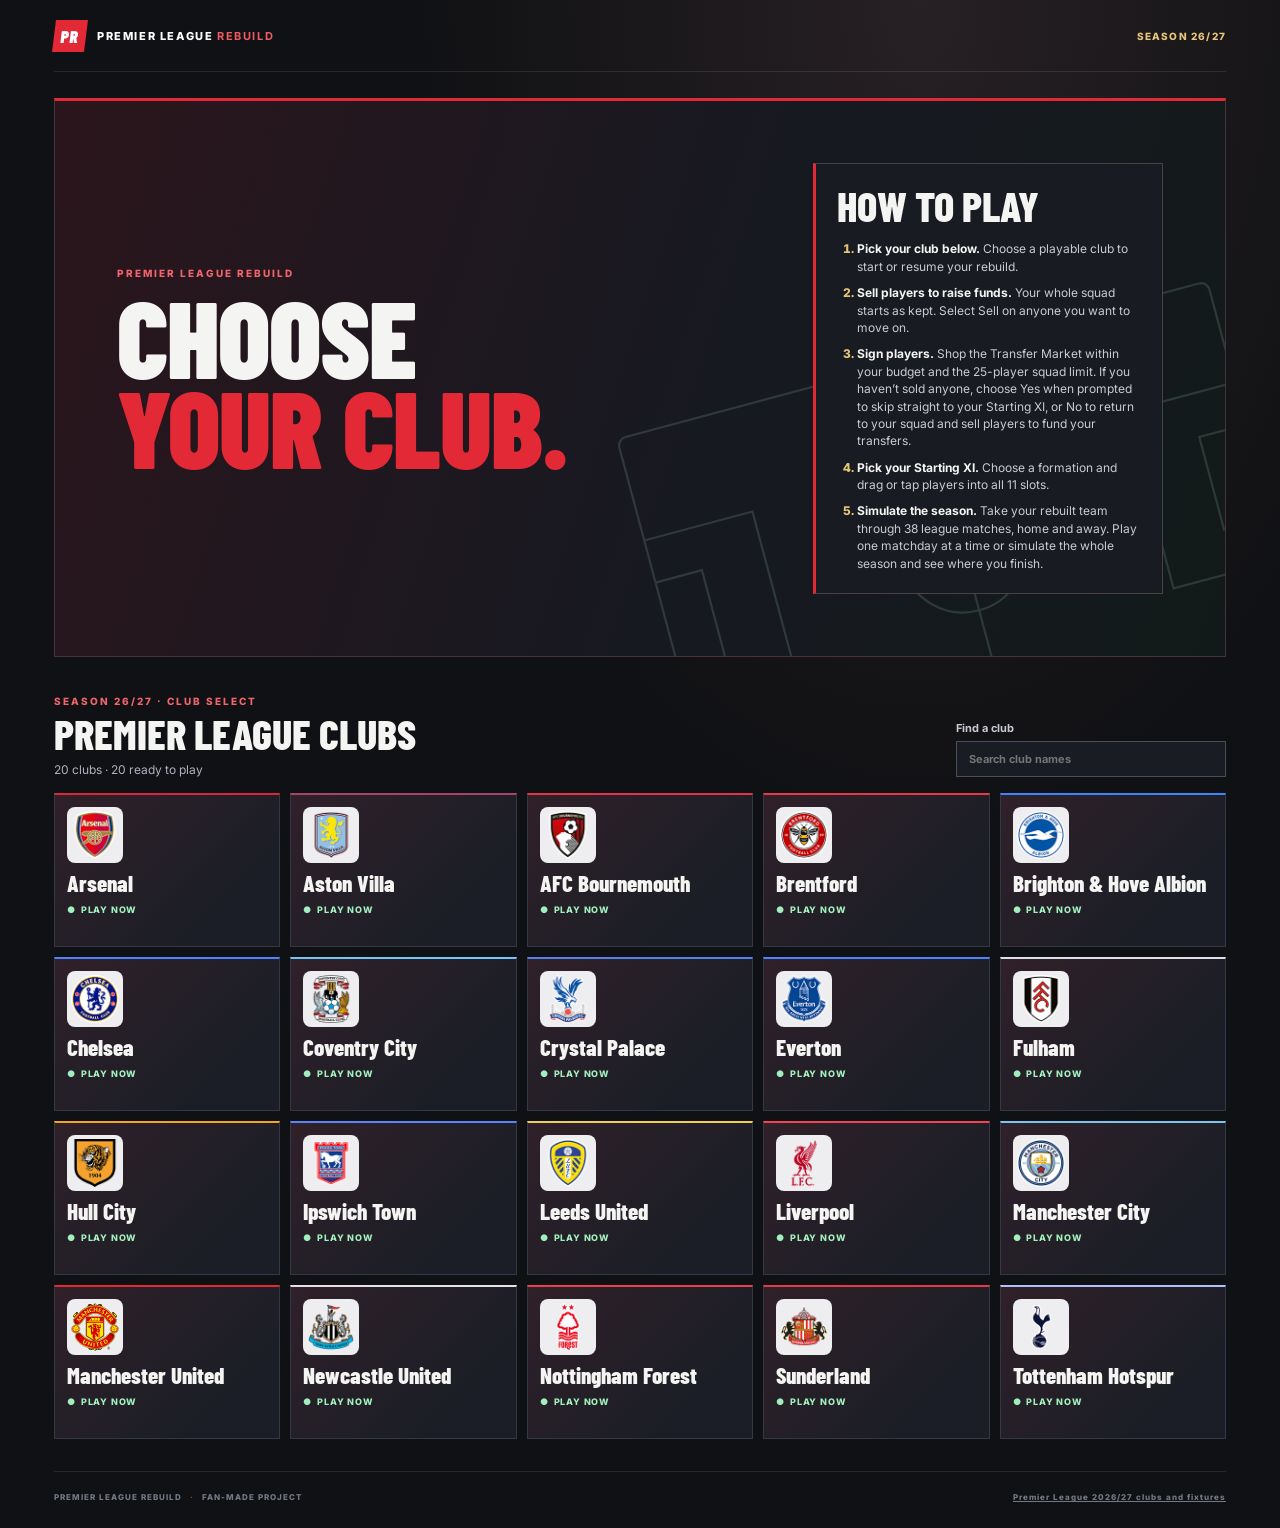
<file: index.html>
<!doctype html>
<html lang="en">
<head>
<meta charset="utf-8">
<meta name="viewport" content="width=device-width,initial-scale=1">
<meta name="theme-color" content="#101114">
<meta name="description" content="Choose a Premier League club and rebuild its squad. Sell players, reinvest in transfers and pick your starting XI.">
<title>Premier League Rebuild — Choose your club</title>
<meta property="og:type" content="website">
<meta property="og:url" content="https://branc18.github.io/premier-league-rebuild/">
<meta property="og:title" content="Premier League Rebuild">
<meta property="og:description" content="Choose a Premier League club, sell players, reinvest in transfers and pick your starting XI.">
<meta property="og:image" content="https://branc18.github.io/premier-league-rebuild/social-preview.jpg">
<meta property="og:image:width" content="1200">
<meta property="og:image:height" content="630">
<meta property="og:image:alt" content="Premier League Rebuild in white and red beside a football tactics board.">
<meta name="twitter:card" content="summary_large_image">
<link rel="preconnect" href="https://fonts.googleapis.com">
<link rel="preconnect" href="https://fonts.gstatic.com" crossorigin>
<link href="https://fonts.googleapis.com/css2?family=Barlow+Condensed:wght@600;700;800;900&family=Inter:wght@400;500;600;700;800&display=swap" rel="stylesheet">
<link rel="stylesheet" href="styles.css?v=13">
<link rel="stylesheet" href="home.css?v=5">
<script defer src="clubs.js?v=20"></script>
<script defer src="club-data.js?v=22"></script>
<script defer src="home.js?v=3"></script>
</head>
<body class="club-home">
<div class="app-shell">
 <header class="topbar">
  <a class="brand" href="./"><span class="brand-mark">PR</span><span>PREMIER LEAGUE <b>REBUILD</b></span></a>
  <span class="season" id="homeSeason"></span>
 </header>
 <main>
  <section class="home-banner" aria-labelledby="homeHeading">
   <svg class="home-pitch" viewBox="0 0 440 290" aria-hidden="true">
    <rect x="10" y="10" width="420" height="270" rx="6"/>
    <path d="M220 10v270M10 82h77v126H10m420-126h-77v126h77M10 112h33v66H10m420-66h-33v66h33"/>
    <circle cx="220" cy="145" r="43"/><circle cx="220" cy="145" r="3"/>
   </svg>
   <div class="home-intro">
    <p class="eyebrow">PREMIER LEAGUE REBUILD</p>
    <h1 id="homeHeading">CHOOSE<br><em>YOUR CLUB.</em></h1>
   </div>
   <section class="home-guide" aria-labelledby="guideHeading">
    <h2 id="guideHeading">How to play</h2>
    <ol>
     <li><strong>Pick your club below.</strong> Choose a playable club to start or resume your rebuild.</li>
     <li><strong>Sell players to raise funds.</strong> Your whole squad starts as kept. Select Sell on anyone you want to move on.</li>
     <li><strong>Sign players.</strong> Shop the Transfer Market within your budget and the 25-player squad limit. If you haven’t sold anyone, choose Yes when prompted to skip straight to your Starting XI, or No to return to your squad and sell players to fund your transfers.</li>
     <li><strong>Pick your Starting XI.</strong> Choose a formation and drag or tap players into all 11 slots.</li>
     <li><strong>Simulate the season.</strong> Take your rebuilt team through 38 league matches, home and away. Play one matchday at a time or simulate the whole season and see where you finish.</li>
    </ol>
   </section>
  </section>
  <section class="club-directory" aria-labelledby="directoryHeading">
   <div class="directory-head">
    <div><p class="eyebrow" id="directorySeason"></p><h2 id="directoryHeading">PREMIER LEAGUE CLUBS</h2><p id="clubAvailability"></p></div>
    <label class="club-search"><span>Find a club</span><input id="clubSearch" type="search" placeholder="Search club names" autocomplete="off"></label>
   </div>
   <p class="notice" id="clubNotice" hidden></p>
   <p class="empty-state" id="clubEmpty" role="status" hidden>No clubs match your search.</p>
   <ul class="club-grid" id="clubGrid" role="list"></ul>
   <noscript><p class="notice">Turn on JavaScript to choose a club and play the rebuild.</p></noscript>
  </section>
 </main>
 <footer><span>PREMIER LEAGUE REBUILD <b>·</b> FAN-MADE PROJECT</span><a href="https://www.premierleague.com/en/news/4675097/all-380-fixtures-for-season-2026-27">Premier League 2026/27 clubs and fixtures</a></footer>
</div>
</body>
</html>
</file>
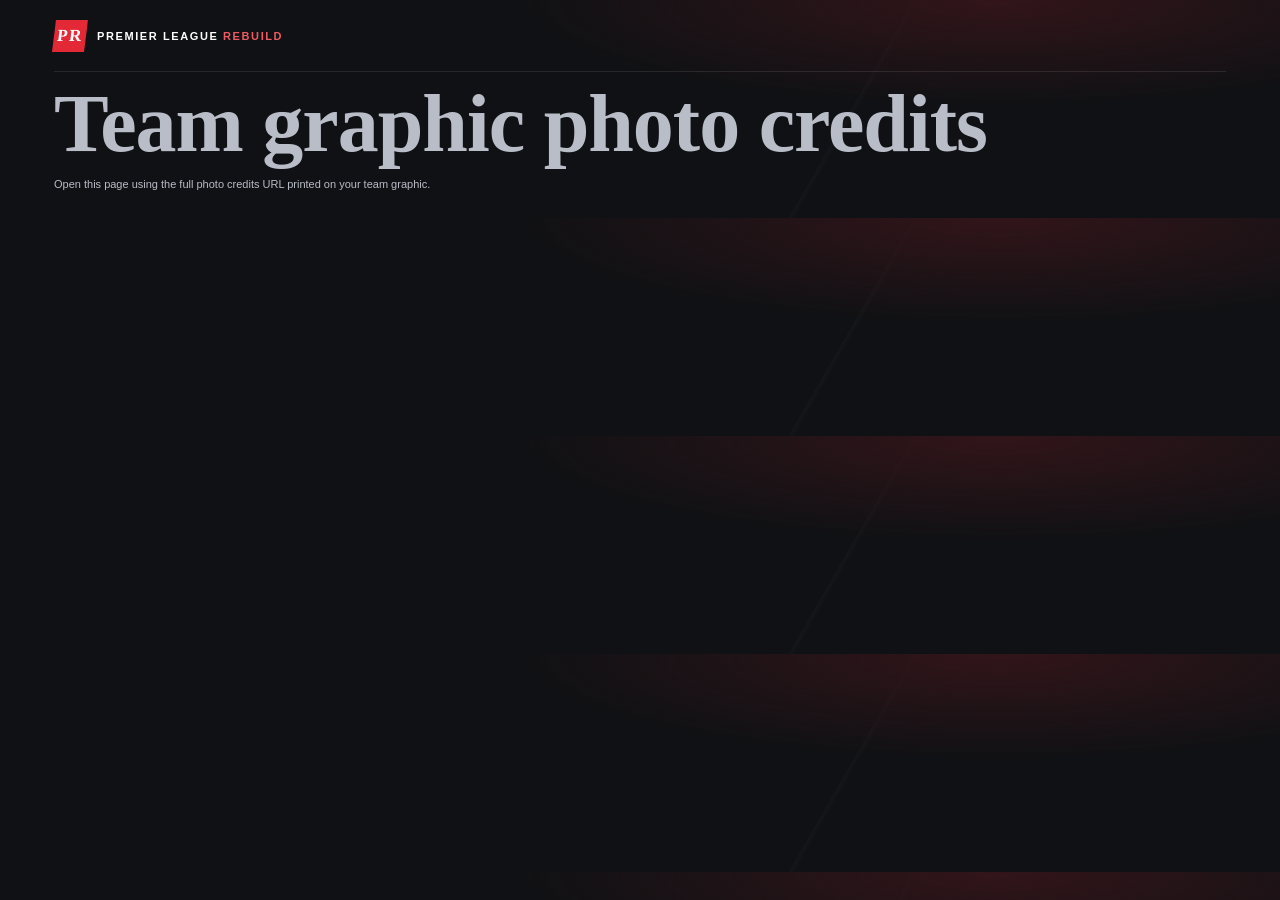
<file: credits.html>
<!doctype html>
<html lang="en">
<head>
<meta charset="utf-8">
<meta name="viewport" content="width=device-width,initial-scale=1">
<title>Team graphic photo credits · Premier League Rebuild</title>
<link rel="stylesheet" href="styles.css?v=13">
<script defer src="portraits.js?v=27"></script>
<script defer src="photo-credit-codes.js?v=1"></script>
<script defer src="clubs.js?v=20"></script>
<script defer src="club-data.js?v=21"></script>
<script defer src="credits.js?v=1"></script>
</head>
<body>
<div class="app-shell">
<header class="topbar"><a class="brand" href="./"><span class="brand-mark">PR</span><span>PREMIER LEAGUE <b>REBUILD</b></span></a></header>
<main>
<section class="photo-credits" aria-labelledby="creditsHeading">
<h1 id="creditsHeading">Team graphic photo credits</h1>
<p id="creditsMessage"></p>
<ul id="creditsList"></ul>
</section>
</main>
</div>
</body>
</html>
</file>
<file: styles.css>
:root{--bg:#101114;--panel:#191b20;--panel2:#202229;--line:#30333b;--muted:#9297a2;--red:#e32936;--red2:#a91320;--white:#f4f4f2;--green:#73d6a0;--gold:#e5c477}*{box-sizing:border-box}body{margin:0;background:var(--bg);color:var(--white);font-family:Inter,Arial,sans-serif;font-size:14px;background-image:radial-gradient(ellipse at 78% 0%,color-mix(in srgb,var(--red) 16%,#101114) 0,transparent 34%),linear-gradient(120deg,transparent 65%,#ffffff05 65.1%,transparent 65.5%)}button,input,select{font:inherit}button{cursor:pointer}.app-shell{max-width:1240px;margin:auto;padding:0 34px}.topbar{height:72px;display:flex;align-items:center;justify-content:space-between;border-bottom:1px solid #ffffff18}.brand{display:flex;align-items:center;gap:11px;color:#fff;text-decoration:none;font-size:11px;font-weight:800;letter-spacing:1.6px}.brand b{color:#f05a62}.brand-mark{display:grid;place-items:center;width:32px;height:32px;background:var(--red);font-family:'Barlow Condensed';font-size:17px;font-weight:900;transform:skew(-7deg)}.top-meta{display:flex;align-items:center;gap:24px;font-size:10px;font-weight:800;letter-spacing:1.2px}.season{color:#e8c77d}.save-state{color:var(--green)}.hero{display:flex;justify-content:space-between;min-height:292px;padding:40px 5% 34px 4%;border-bottom:1px solid #ffffff16;position:relative;overflow:hidden}.hero:after{content:attr(data-club);position:absolute;right:25%;bottom:-45px;font:900 170px 'Barlow Condensed';color:#ffffff06;pointer-events:none}.hero-copy{max-width:580px;z-index:1}.eyebrow{font-size:10px;font-weight:800;letter-spacing:2px;color:#f0646b;display:flex;align-items:center;gap:8px}.eyebrow span{width:7px;height:7px;background:var(--red);border-radius:50%}h1,h2,h3,p{margin-top:0}h1{font:900 clamp(56px,7vw,82px)/.83 'Barlow Condensed';letter-spacing:-1px;margin:18px 0 18px}h1 em{color:var(--red);font-style:normal}.hero-copy p{color:#b7bac2;line-height:1.7;max-width:450px;font-size:13px}.hero-tags{font-size:9px;letter-spacing:1.3px;color:#8f939c;font-weight:800;margin-top:22px}.hero-tags span:nth-child(2),.hero-tags span:nth-child(4){color:var(--red);padding:0 8px}.hero-crest{display:flex;align-items:center;gap:22px;z-index:1;margin-right:3%}.club-badge{width:112px;height:112px;flex:none;object-fit:contain;filter:drop-shadow(0 6px 15px #0008)}.hero-record span,.hero-record small{font-size:9px;letter-spacing:1.5px;color:#9b9da5;font-weight:800}.hero-record strong{display:block;font:800 23px/1.05 'Barlow Condensed';margin:8px 0}.hero-record small{font-size:8px}.dashboard{display:grid;grid-template-columns:repeat(4,1fr);gap:1px;background:var(--line);border:1px solid var(--line);margin:22px 0 24px}.stat{background:#17191e;padding:17px 20px}.stat span,.stat small{display:block;color:#969aa4;font-size:9px;letter-spacing:1.2px;font-weight:800}.stat strong{display:block;font:800 30px 'Barlow Condensed';margin:5px 0}.stat strong i{font:600 14px Inter;color:#8d929c}.stat small{font-size:8px;color:#696f7a}.tabs{display:flex;border-bottom:1px solid var(--line);gap:8px}.tab{background:none;border:0;color:#8e929b;padding:15px 19px;font-size:11px;font-weight:800;letter-spacing:1px;border-bottom:2px solid transparent}.tab span{color:#626873;margin-right:8px}.tab b{font-size:8px;margin-left:8px;color:#9297a2}.tab.active{color:white;border-color:var(--red)}.tab.active span{color:#ef626a}.tab.locked{opacity:.45;cursor:not-allowed}.panel{display:none;padding:30px 0 46px}.panel.active{display:block}.section-head{display:flex;align-items:flex-end;justify-content:space-between;margin-bottom:22px}.section-head h2{font:800 37px 'Barlow Condensed';margin:7px 0 4px;letter-spacing:.4px}.section-head p{color:#9297a2;font-size:12px;margin:0}.btn{border:1px solid var(--line);padding:11px 15px;font-size:9px;font-weight:800;letter-spacing:1px;color:#c9cbd0;background:#202229}.btn:hover{border-color:#777}.btn-primary{background:var(--action-bg,var(--red));border-color:var(--action-border,var(--red));color:white}.btn-primary:hover{background:var(--action-hover,#f13c49)}.btn-ghost{background:transparent}.notice{background:#201e20;border-left:3px solid var(--gold);padding:12px 15px;color:#b9b6b0;font-size:11px;line-height:1.6;margin:20px 0}.notice b{color:#e7ca83;letter-spacing:.8px}.filters{display:flex;align-items:center;gap:12px;flex-wrap:wrap;margin:22px 0 16px}.search-wrap{display:flex;align-items:center;gap:8px;background:#1c1e24;border:1px solid var(--line);padding:0 12px;height:38px;color:#818793;min-width:210px;flex:1}.search-wrap input{border:0;outline:0;background:none;color:white;width:100%;font-size:11px}.filter-group{display:flex;background:#1a1c21;border:1px solid var(--line);padding:3px;gap:2px}.filter{background:none;border:0;color:#898e99;padding:8px 10px;font-size:8px;font-weight:800;letter-spacing:.8px}.filter.active{background:#373a43;color:white}.filters select,.lineup-toolbar select{height:38px;background:#1c1e24;color:#dfe0e3;border:1px solid var(--line);padding:0 12px;font-size:9px;font-weight:800;letter-spacing:.7px}.player-grid{display:grid;grid-template-columns:repeat(3,1fr);gap:10px}.player-card{background:linear-gradient(110deg,#202229,#191b20);border:1px solid #30333b;min-height:105px;display:flex;align-items:center;padding:13px;gap:12px;position:relative;transition:.15s}.player-card:hover{border-color:#666b76;transform:translateY(-1px)}.player-card.kept{border-left:3px solid #66c894}.player-card.sold{opacity:.58;border-left:3px solid #e35b62}.shirt{width:43px;height:53px;flex:none;display:grid;place-items:center;background:linear-gradient(145deg,#c51f2e,#76111a);clip-path:polygon(23% 0,39% 8%,61% 8%,77% 0,100% 20%,85% 37%,78% 28%,78% 100%,22% 100%,22% 28%,15% 37%,0 20%);font:800 18px 'Barlow Condensed';color:#ffe0a1;padding-top:6px}.player-info{min-width:0;flex:1}.player-info .position{font-size:8px;color:#ef737b;letter-spacing:1px;font-weight:800}.player-info strong{display:block;font-size:12px;margin:4px 0;white-space:nowrap;overflow:hidden;text-overflow:ellipsis}.player-info small{color:#8e939e;font-size:9px}.player-value{text-align:right;white-space:nowrap}.player-value strong{font:700 17px 'Barlow Condensed';display:block}.player-value small{font-size:8px;color:#898e98}.card-actions{display:flex;gap:5px;margin-left:3px}.action{border:1px solid #41444d;background:#292c33;color:#aeb2bb;padding:7px 8px;font-size:8px;font-weight:800}.action.keep:hover,.action.keep.selected{background:#24523c;border-color:#397e59;color:#9be5b8}.action.sell:hover,.action.sell.selected{background:#66232b;border-color:#a63b45;color:#ff9da3}.market-balance{text-align:right;background:#202229;border:1px solid var(--line);padding:9px 17px}.market-balance span{display:block;color:#999eaa;font-size:8px;letter-spacing:1px;font-weight:800}.market-balance strong{font:800 24px 'Barlow Condensed'}.market-summary{display:flex;justify-content:space-between;color:#818792;font-size:8px;letter-spacing:1px;font-weight:800;margin:22px 0 10px}.buy-btn{background:var(--action-bg,var(--red));border:0;box-shadow:inset 0 0 0 1px var(--action-border,transparent);color:white;font-size:8px;font-weight:900;letter-spacing:.8px;padding:9px 11px}.buy-btn:disabled{background:#34363d;color:#777d87;cursor:not-allowed}.market-card .shirt{background:linear-gradient(145deg,var(--kit-secondary,#4b627d),var(--kit-primary,#263649) 40% 70%,var(--kit-secondary,#4b627d));color:var(--kit-number,#d7e4f3)}.lineup-toolbar{display:flex;align-items:center;justify-content:space-between;margin:18px 0;color:#aeb2ba;font-size:9px;font-weight:800;letter-spacing:1px}.lineup-toolbar label{display:flex;align-items:center;gap:12px}.lineup-toolbar select{height:34px}.pitch-wrap{background:#1b2924;border:1px solid #385143;padding:15px;max-width:820px;margin:auto}.pitch{position:relative;min-height:460px;overflow:hidden;background:repeating-linear-gradient(0deg,#235039 0,#235039 55px,#1f4934 55px,#1f4934 110px);border:1px solid #6b9275}.pitch-lines{position:absolute;inset:12px;border:1px solid #ffffff5c;pointer-events:none}.pitch-lines:before{content:"";position:absolute;left:0;right:0;top:50%;border-top:1px solid #ffffff5c}.pitch-lines:after{content:"";position:absolute;width:120px;height:120px;border:1px solid #ffffff5c;border-radius:50%;left:50%;top:50%;transform:translate(-50%,-50%)}.pitch-slots{position:relative;z-index:1;min-height:430px;display:flex;flex-direction:column;justify-content:space-around;align-items:center;padding:18px 4px;gap:13px}.pitch-row{display:flex;justify-content:center;gap:clamp(9px,3vw,35px);width:100%}.slot{width:92px;min-height:58px;text-align:center;display:flex;flex-direction:column;align-items:center;justify-content:center;gap:3px;background:#111b17d9;border:1px dashed #a6c1ad;color:white;padding:6px 4px}.slot small{font-size:8px;color:#a9d0b4;letter-spacing:.6px}.slot strong{font-size:9px;max-width:84px;white-space:nowrap;overflow:hidden;text-overflow:ellipsis}.empty-state{grid-column:1/-1;text-align:center;padding:40px;color:#858b96;background:#191b20;border:1px dashed #3b3e47;font-size:12px}footer{border-top:1px solid #ffffff19;padding:20px 0 26px;display:flex;justify-content:space-between;color:#737985;font-size:8px;letter-spacing:1px;font-weight:800}footer b{color:var(--red);padding:0 5px}.toast{position:fixed;bottom:24px;left:50%;transform:translate(-50%,20px);opacity:0;background:#f0f0ec;color:#16171a;padding:12px 18px;font-size:11px;font-weight:800;box-shadow:0 8px 35px #0008;transition:.2s;z-index:9;pointer-events:none}.toast.show{opacity:1;transform:translate(-50%,0)}@media(max-width:850px){.app-shell{padding:0 18px}.player-grid{grid-template-columns:repeat(2,1fr)}.hero-crest{margin-right:0}.hero{padding-left:1%}.dashboard{grid-template-columns:repeat(2,1fr)}}@media(max-width:600px){.app-shell{padding:0 13px}.topbar{height:60px}.top-meta{gap:10px;font-size:8px}.hero{flex-direction:column;gap:24px;min-height:255px;padding:30px 0}.hero-crest{gap:12px}.club-badge{width:64px;height:64px}.hero-record strong{font-size:20px;margin:3px 0}.hero:after{right:0;font-size:120px}.hero-copy p{font-size:12px}.dashboard{gap:1px}.stat{padding:12px}.stat strong{font-size:25px}.tabs{gap:0}.tab{padding:13px 8px;font-size:9px;letter-spacing:.3px}.tab span{margin-right:3px}.tab b{margin-left:3px}.panel{padding-top:24px}.section-head{align-items:flex-start}.section-head h2{font-size:31px}.section-head p{max-width:270px;line-height:1.5}.filters{gap:7px}.search-wrap{flex-basis:100%}.filter{padding:8px 7px;font-size:7px}.player-grid{grid-template-columns:1fr}.player-card{min-height:95px}.player-card .player-info strong{font-size:13px}.pitch-wrap{padding:7px}.pitch{min-height:390px}.pitch-slots{min-height:360px;gap:8px}.slot{width:72px;min-height:54px}.slot strong{max-width:65px;font-size:8px}.pitch-row{gap:5px}footer{gap:10px;line-height:1.6;flex-direction:column}.market-balance{padding:7px 10px}.market-balance strong{font-size:20px}}

.player-value a, footer a { color: inherit; }
.player-value time { display: block; }

.squad-groups {
  display: grid;
  gap: 24px;
}

.squad-group-heading {
  margin-bottom: 10px;
  background: linear-gradient(110deg, #29202a, var(--panel));
  border: 1px solid var(--line);
  border-left: 3px solid var(--red);
}

.squad-group-heading h3 {
  margin: 0;
  font: 800 24px/1 'Barlow Condensed', sans-serif;
  letter-spacing: .5px;
  text-transform: uppercase;
}

.position-toggle {
  display: flex;
  align-items: center;
  gap: 10px;
  width: 100%;
  padding: 9px 12px;
  border: 0;
  background: transparent;
  color: inherit;
  font: inherit;
  letter-spacing: inherit;
  text-align: left;
  text-transform: inherit;
  cursor: pointer;
}

.position-toggle:hover { background: #ffffff0a; }
.position-toggle:focus-visible { outline: 2px solid currentColor; outline-offset: -3px; }

.position-chevron {
  flex: none;
  width: 8px;
  height: 8px;
  border-right: 2px solid currentColor;
  border-bottom: 2px solid currentColor;
  transform: rotate(45deg);
}

.position-toggle[aria-expanded="false"] .position-chevron { transform: rotate(-45deg); }
.squad-group .player-grid[hidden] { display: none; }

.position-code {
  min-width: 40px;
  padding: 4px 6px;
  background: #44212a;
  color: #ffabb0;
  font-size: 16px;
  text-align: center;
}

.squad-group-count {
  margin-left: auto;
  color: var(--muted);
  font-size: 10px;
  font-weight: 800;
  letter-spacing: .8px;
  text-transform: uppercase;
  white-space: nowrap;
}

.squad-group .player-card {
  display: grid;
  grid-template-columns: auto minmax(0, 1fr) auto;
  gap: 8px 12px;
}

.squad-group .player-info strong {
  white-space: normal;
}

.squad-group .card-actions {
  grid-column: 2 / -1;
  margin-left: 0;
}

.slot {
  min-width: 0;
}

.slot strong {
  max-width: 100%;
}

.lineup-controls {
  display: flex;
  align-items: center;
  justify-content: space-between;
  gap: 10px;
  max-width: 820px;
  margin: 0 auto 10px;
}

.lineup-controls p {
  margin: 0;
  color: #c3c6cc;
  font-size: 11px;
}

.lineup-controls button {
  flex: none;
}

.lineup-controls button:disabled {
  opacity: .5;
  cursor: default;
}

[data-lineup-player] {
  cursor: grab;
}

[data-lineup-player]:active {
  cursor: grabbing;
}

.slot.lineup-target,
.lineup-bench.lineup-target {
  border-color: var(--gold);
  box-shadow: inset 0 0 0 1px var(--gold);
}

.slot.lineup-target {
  background: #254531;
}

.slot[aria-pressed="true"],
.bench-player[aria-pressed="true"] {
  border-color: var(--green);
  background: #254531;
}

.slot:focus-visible,
.bench-player:focus-visible {
  outline: 2px solid var(--gold);
  outline-offset: 2px;
}

.lineup-bench {
  max-width: 820px;
  margin: 24px auto;
  padding: 14px;
  background: var(--panel);
  border: 1px solid var(--line);
  border-left: 3px solid var(--red);
}

.lineup-bench-heading {
  display: flex;
  align-items: center;
  justify-content: space-between;
  gap: 12px;
}

.lineup-bench-heading h3 {
  font: 800 24px 'Barlow Condensed', sans-serif;
  margin: 0;
}

.lineup-bench-heading span {
  color: var(--muted);
  font-size: 10px;
  font-weight: 800;
  letter-spacing: .8px;
  text-transform: uppercase;
}

.bench-group {
  margin-top: 12px;
  padding-top: 10px;
  border-top: 1px solid var(--line);
}

.bench-group h4 {
  margin: 0 0 8px;
  font: 700 18px 'Barlow Condensed', sans-serif;
  text-transform: uppercase;
  letter-spacing: .5px;
}

.bench-group h4 b {
  display: inline-block;
  min-width: 30px;
  margin-right: 4px;
  padding: 3px 4px;
  background: #44212a;
  color: #ffabb0;
  font: 800 10px Inter, sans-serif;
  text-align: center;
}

.bench {
  display: flex;
  flex-wrap: wrap;
  gap: 6px;
  margin: 0;
  padding: 0;
  list-style: none;
}

.bench-player {
  display: flex;
  align-items: center;
  gap: 6px;
  min-height: 34px;
  padding: 5px 8px;
  background: var(--panel2);
  border: 1px solid var(--line);
  color: var(--white);
  font-size: 11px;
}

#shareBtn:disabled {
  background: var(--panel2);
  border-color: var(--line);
  color: var(--muted);
  cursor: default;
}

.lineup-bench p {
  color: var(--muted);
  font-size: 12px;
  margin: 10px 0 0;
}

[data-lineup-player] {
  user-select: none;
}

.slot {
  position: relative;
}

.lineup-grip {
  touch-action: none;
  padding: 4px;
  color: var(--gold);
  font-size: 14px;
  line-height: 1;
}

.slot .lineup-grip {
  position: absolute;
  top: 0;
  right: 0;
}

.lineup-drag-label {
  position: fixed;
  z-index: 10;
  pointer-events: none;
  padding: 7px 10px;
  background: var(--panel2);
  border: 1px solid var(--gold);
  color: var(--white);
  font-size: 12px;
  font-weight: 800;
}

.portrait-tile {
  position: relative;
  display: grid;
  place-items: center;
  width: 43px;
  height: 53px;
  flex: none;
}

.portrait-frame {
  position: absolute;
  top: 50%;
  left: 0;
  width: 100%;
  aspect-ratio: 1;
  transform: translateY(-50%);
  overflow: hidden;
  border: 1px solid #626773;
  border-radius: 7px;
  background: #23262e;
  opacity: 0;
  pointer-events: none;
}

.portrait-loaded .portrait-frame {
  opacity: 1;
}

.portrait-loaded > :is(.shirt, .slot-photo-fallback) {
  visibility: hidden;
}

.player-portrait {
  position: absolute;
}

.squad-group .portrait-tile {
  grid-row: span 2;
  align-self: start;
}

.slot .portrait-tile,
.bench-player .portrait-tile {
  width: 30px;
  height: 30px;
}

.slot-photo-fallback {
  display: grid;
  place-items: center;
  width: 24px;
  height: 27px;
  background: var(--red2);
  border-radius: 4px;
  font-size: 10px;
  font-weight: 800;
}

.graphic-actions {
  display: flex;
  flex-wrap: wrap;
  justify-content: flex-end;
  align-items: center;
  gap: 6px;
}

#panel-lineup .head-actions {
  flex: none;
}

.graphic-dialog {
  width: min(760px, calc(100% - 24px));
  max-height: 92vh;
  padding: 0 16px 16px;
  border: 1px solid var(--line);
  background: var(--panel);
  color: var(--white);
}

.graphic-dialog::backdrop {
  background: #090a0de0;
}

.graphic-toolbar {
  position: sticky;
  top: 0;
  display: flex;
  align-items: center;
  justify-content: space-between;
  flex-wrap: wrap;
  gap: 10px;
  padding: 14px 0;
  background: var(--panel);
}

.graphic-toolbar h2 {
  margin: 0;
  font: 800 26px/1 'Barlow Condensed', sans-serif;
}

.graphic-toolbar .eyebrow {
  margin: 0 0 4px;
}

.graphic-actions a {
  text-decoration: none;
}

.graphic-status {
  color: #c3c6cc;
  padding: 10px 0;
  margin: 0;
}

.graphic-preview {
  width: 100%;
  height: auto;
  vertical-align: top;
}

.photo-credits {
  margin: 14px 0 24px;
  color: #b9bdc7;
  font-size: 11px;
  line-height: 1.6;
}

.photo-credits summary {
  cursor: pointer;
  font-weight: 700;
}

.photo-credits p {
  margin: 6px 0;
}

.photo-credits a {
  color: var(--white);
}

@media (max-width: 600px) {
  #panel-lineup .section-head {
    flex-wrap: wrap;
    gap: 12px;
  }
}

.topbar-left {
  display: flex;
  align-items: center;
  gap: clamp(10px, 2.5vw, 26px);
  margin-right: 10px;
}

.change-club {
  color: var(--white);
  font-size: 11px;
  font-weight: 700;
  text-decoration: none;
  white-space: nowrap;
}

@media (max-width: 420px) {
  .topbar-left .brand { gap: 6px; font-size: 9px; letter-spacing: .7px; }
  .topbar-left .brand-mark { flex: none; }
  .change-club { font-size: 10px; }
}
.change-club:hover { text-decoration: underline; }
.game-loading { padding-top: 24px; }
.game-loading a { color: var(--white); }
.hero-record { max-width: 180px; }

#marketTab.just-unlocked:not(.locked):not(.active) {
  color: #f2fff5;
  background: #214432;
  border-color: #8de2a9;
  box-shadow: inset 0 0 0 1px #8de2a9;
}

#marketTab.just-unlocked:not(.locked):not(.active) b,
#marketTab.just-unlocked:not(.locked):not(.active) span {
  color: #a9f0bf;
}

.hero-city, .hero-arsenal {
  align-items: center;
  column-gap: clamp(16px, 3vw, 40px);
}
.hero-city .hero-copy, .hero-arsenal .hero-copy {
  align-self: stretch;
}
.hero-stamp {
  flex: none;
  z-index: 1;
  padding: .1em .26em .15em;
  border: .07em double currentColor;
  border-radius: 5px;
  color: #ff4f58;
  font: 900 clamp(32px, 5vw, 68px)/1 'Barlow Condensed', sans-serif;
  letter-spacing: .07em;
  transform: rotate(-12deg);
}
@media (max-width: 600px) {
  .hero-city, .hero-arsenal {
    display: grid;
    grid-template-columns: auto minmax(0, 1fr);
  }
  .hero-city .hero-copy, .hero-arsenal .hero-copy {
    grid-column: 1 / -1;
  }
}

.hero-trophy {
  flex: none;
  filter: drop-shadow(0 9px 12px #0009);
  z-index: 1;
  margin: 0;
  text-align: center;
  color: var(--gold);
}
.hero-trophy img {
  display: block;
  width: auto;
  height: clamp(104px, 15vw, 170px);
  margin: 0 auto 8px;
  clip-path: polygon(18.88% 21.18%, 35.96% 21.01%, 37.98% 19.16%, 35.28% 14.45%, 32.58% 8.57%, 31.46% 6.72%, 32.36% 5.55%, 34.16% 5.55%, 34.83% 6.89%, 33.93% 8.07%, 38.20% 11.43%, 41.57% 7.56%, 41.35% 6.05%, 42.47% 5.21%, 44.04% 5.55%, 44.27% 6.89%, 43.82% 7.73%, 49.44% 11.43%, 54.16% 7.56%, 54.16% 6.22%, 55.51% 5.21%, 57.08% 5.71%, 57.30% 6.89%, 56.40% 7.90%, 60.22% 11.60%, 63.15% 7.56%, 62.47% 6.05%, 63.82% 5.38%, 65.39% 6.05%, 65.17% 7.39%, 64.04% 8.40%, 61.35% 14.45%, 59.55% 19.50%, 62.25% 20.84%, 77.08% 20.84%, 78.20% 26.72%, 77.75% 37.65%, 78.65% 53.11%, 79.78% 72.94%, 80.90% 87.90%, 80.90% 90.59%, 77.30% 92.10%, 71.24% 89.92%, 68.99% 89.58%, 70.11% 92.27%, 68.99% 93.95%, 65.39% 94.79%, 56.85% 95.46%, 45.84% 95.63%, 36.18% 94.96%, 30.79% 94.29%, 29.21% 92.77%, 24.72% 94.12%, 22.92% 93.28%, 23.37% 78.15%, 23.15% 66.22%, 22.70% 52.27%, 21.12% 42.02%, 19.78% 33.45%, 18.43% 26.05%);
  filter: saturate(.88) contrast(1.04);
}
.hero-trophy figcaption {
  font-size: 10px;
  font-weight: 800;
  letter-spacing: .08em;
}
@media (max-width: 600px) {
  .hero-trophy img { height: 84px; }
  .hero-trophy figcaption { font-size: 8px; }
}

.skip-market-dialog {
  width: min(440px, calc(100% - 32px));
  box-sizing: border-box;
  margin: auto;
  padding: 24px;
  background: #191b20;
  color: #f5f5f5;
  border: 1px solid #41444d;
  border-radius: 12px;
  box-shadow: 0 18px 60px #0009;
}
.skip-market-dialog::backdrop { background: #08090bc9; }
.skip-market-dialog p { margin: 0 0 20px; line-height: 1.5; }
.skip-market-actions { display: flex; justify-content: flex-end; gap: 10px; }

:root:is([data-club="fulham"], [data-club="newcastle-united"]) {
  --action-bg: #080808;
  --action-border: #777;
  --action-hover: #262626;
}
:root:is([data-club="fulham"], [data-club="newcastle-united"]) .buy-btn:enabled:hover {
  background: var(--action-hover);
}
:root:is([data-club="fulham"], [data-club="newcastle-united"]) .buy-btn:disabled {
  box-shadow: none;
}

#marketSquadLimit[hidden] { display: none; }
.sign-limit-tooltip { display: inline-flex; cursor: help; }
.sign-limit-tooltip .buy-btn:disabled { pointer-events: none; }

#panel-lineup .head-actions, .season-actions { display: flex; flex-wrap: wrap; gap: 8px; }
#panel-lineup .section-head { flex-wrap: wrap; gap: 12px; }
#seasonBtn:disabled, .season-actions button:disabled { opacity: .55; cursor: not-allowed; }
.season-dialog { width: min(1050px, calc(100% - 24px)); max-height: 90dvh; padding: clamp(14px, 3vw, 30px); margin: auto; border: 1px solid var(--line); border-top: 4px solid var(--red); background: var(--panel); color: var(--white); }
.season-dialog::backdrop { background: #08090bd9; }
.season-note { color: #b7bac2; font-size: 13px; line-height: 1.5; }
.season-columns { display: grid; grid-template-columns: minmax(0, 1fr) minmax(0, 1.15fr); align-items: start; gap: 20px; margin: 20px 0 24px; }
.season-columns h3 { font: 800 23px 'Barlow Condensed'; margin-bottom: 8px; }
.season-table-wrap { overflow-x: auto; }
.season-table-wrap table { width: 100%; border-collapse: collapse; font-size: 11px; }
.season-table-wrap :is(th, td) { padding: 7px 5px; border-bottom: 1px solid var(--line); text-align: right; }
.season-table-wrap tbody th, .season-table-wrap thead th:nth-child(2) { text-align: left; min-width: 98px; }
.season-table-wrap thead { color: var(--muted); }
.season-your-club th { color: #f4da9a; text-decoration: underline; text-underline-offset: 3px; }
#seasonResults[hidden], #seasonStorage[hidden] { display: none; }


.season-matches h3 { font: 800 23px 'Barlow Condensed'; margin: 0 0 4px; }
.season-matches .season-note { margin-bottom: 8px; }
.season-fixtures { height: clamp(235px, 49dvh, 440px); padding: 0; margin: 0; display: flex; overflow-x: auto; overflow-y: hidden; overscroll-behavior-x: contain; scroll-snap-type: x mandatory; list-style: none; border: 1px solid var(--line); }
.match-screen { flex: 0 0 100%; min-width: 0; scroll-snap-align: start; scroll-snap-stop: always; display: grid; align-content: center; gap: 20px; padding: 14px; text-align: center; background: radial-gradient(ellipse at center, color-mix(in srgb, var(--red) 28%, #191b20), color-mix(in srgb, var(--red2) 12%, #101114) 85%); }
.match-screen.season-next-fixture { color: var(--white); }
.match-label { color: #e8c77d; font-size: 10px; font-weight: 800; letter-spacing: .1em; }
.match-scoreboard { display: grid; grid-template-columns: minmax(0, 1fr) auto minmax(0, 1fr); align-items: center; gap: clamp(8px, 3vw, 28px); }
.match-club { display: grid; justify-items: center; gap: 8px; }
.match-club img { width: clamp(44px, 10vw, 80px); height: clamp(44px, 10vw, 80px); object-fit: contain; }
.match-club strong { font: 800 clamp(16px, 3vw, 30px)/1.05 'Barlow Condensed'; overflow-wrap: anywhere; }
.match-score { font: 900 clamp(32px, 7vw, 74px)/1 'Barlow Condensed'; white-space: nowrap; }
.season-panel summary { cursor: pointer; padding: 10px 0; }

.season-standings h3 { margin-top: 0; }
.season-match-nav { display: flex; flex-wrap: wrap; justify-content: space-between; gap: 6px; margin-top: 8px; }
.season-match-nav button:disabled { opacity: .45; cursor: not-allowed; }
.season-legend { display: flex; flex-wrap: wrap; gap: 5px; list-style: none; padding: 0; margin: 0 0 8px; font-size: 10px; }
.season-legend li { padding: 4px 6px; background: var(--zone-fill); border-left: 3px solid var(--zone-accent); }
.season-champion { --zone-fill: #493a1d; --zone-stripe: #554523; --zone-accent: #f2cb69; }
.season-top-six { --zone-fill: #16382f; --zone-stripe: #1d4338; --zone-accent: #77dbab; }
.season-relegation { --zone-fill: #3c252a; --zone-stripe: #482c32; --zone-accent: #f48891; }
#seasonTable tr { background: var(--zone-fill, #191b20); }
#seasonTable tr:nth-child(even) { background: var(--zone-stripe, #24272d); }
#seasonTable td:first-child { border-left: 3px solid var(--zone-accent, transparent); }
.season-visually-hidden { position: absolute; width: 1px; height: 1px; clip-path: inset(50%); overflow: hidden; white-space: nowrap; }
@media (max-width: 740px) { .season-columns { grid-template-columns: minmax(0, 1fr); } }

.season-fixtures { scrollbar-width: none; }
.season-fixtures::-webkit-scrollbar { display: none; }
.season-outcome h2 { font: 900 42px/1 'Barlow Condensed'; margin: 10px 0 14px; }
.season-outcome form { display: flex; justify-content: flex-end; }
@media (min-width: 741px) {
  .season-columns { grid-template-rows: auto; align-items: stretch; }
  .season-matches { display: flex; flex-direction: column; min-height: 0; }
  .season-fixtures { flex: 1 0 0; height: auto; min-height: 235px; }
}

.season-trophy { margin: 8px 0 16px; }
.season-trophy figcaption a { color: inherit; }

.tabs { flex-wrap: wrap; }

.season-panel .section-head { flex-wrap: wrap; gap: 12px; }
#shareSeasonBtn { margin-left: auto; }

main:has(#panel-season.active) > :is(#valuationNote, #photo-credits) { display: none; }
</file>
<file: home.css>
.club-home {
  background-image: radial-gradient(ellipse at 72% 0%, #272024 0, transparent 39%);
}

.club-home .season { font-size: 10px; font-weight: 800; letter-spacing: 1.2px; }

.home-banner {
  display: grid;
  grid-template-columns: minmax(0, 1fr) minmax(240px, 350px);
  align-items: center;
  gap: clamp(24px, 5vw, 72px);
  padding: clamp(25px, 5vw, 62px);
  margin: 26px 0 38px;
  position: relative;
  isolation: isolate;
  overflow: hidden;
  background: linear-gradient(108deg, #2b151c 0%, #171921 56%, #121a19);
  border: 1px solid #45343c;
  border-top: 3px solid var(--red);
}

.home-pitch {
  position: absolute;
  z-index: -1;
  right: -58px;
  bottom: -105px;
  width: min(66%, 640px);
  transform: rotate(-15deg);
  fill: none;
  stroke: #9ccab5;
  stroke-width: 1.5;
  opacity: .18;
}

.home-intro h1 { font-size: clamp(59px, 8.5vw, 108px); margin: 13px 0 18px; }
.home-intro > p:last-child { max-width: 330px; margin: 0; color: #c9c1c5; line-height: 1.6; }

.home-guide {
  padding: 21px;
  background: #181b21;
  border: 1px solid #48414a;
  border-left: 3px solid var(--red);
}

.home-guide h2, .directory-head h2 {
  margin: 0;
  font: 800 clamp(30px, 3.3vw, 45px)/.98 'Barlow Condensed', sans-serif;
  text-transform: uppercase;
}

.home-guide ol {
  display: grid;
  gap: 9px;
  margin: 14px 0 0;
  padding-left: 20px;
  color: #c9cbd3;
  font-size: 12px;
  line-height: 1.45;
}

.home-guide li::marker { color: var(--gold); font-weight: 800; }
.home-guide strong { color: var(--white); }

.directory-head { display: flex; flex-wrap: wrap; justify-content: space-between; align-items: end; gap: 14px; margin: 0 0 16px; }
.directory-head .eyebrow { margin: 0 0 6px; }
#clubAvailability { color: #afb2bd; font-size: 12px; margin: 8px 0 0; }

.club-search { display: grid; gap: 6px; color: #c9cbd3; font-size: 11px; font-weight: 700; }
.club-search input { width: min(270px, 80vw); padding: 10px 12px; border: 1px solid #4b4d57; background: #1a1c23; color: var(--white); border-radius: 0; }

.club-grid {
  list-style: none;
  margin: 0 0 32px;
  padding: 0;
  display: grid;
  grid-template-columns: repeat(5, minmax(0, 1fr));
  gap: 10px;
}

.club-card {
  display: grid;
  justify-items: start;
  align-content: start;
  gap: 9px;
  min-height: 154px;
  height: 100%;
  padding: 12px;
  color: var(--white);
  text-decoration: none;
  background: #191c23;
  border: 1px solid #343744;
  border-top: 2px solid var(--club-accent);
}

.club-card.playable { background: linear-gradient(135deg, #302029, #1b1e26 75%); }
.club-card.playable:hover { border-color: var(--club-accent); }
.club-card:focus-visible, .club-search input:focus-visible { outline: 2px solid var(--gold); outline-offset: 2px; }

.club-tile-badge { width: 56px; height: 56px; display: grid; place-items: center; position: relative; background: #eeedf0; color: #1b1e25; border-radius: 8px; font: 800 18px 'Barlow Condensed', sans-serif; }
.club-tile-badge img { position: absolute; inset: 4px; width: 48px; height: 48px; object-fit: contain; opacity: 0; }
.club-tile-badge.badge-loaded img { opacity: 1; }
.club-tile-badge.badge-loaded > span { visibility: hidden; }
.club-tile-name { font: 800 23px/1 'Barlow Condensed', sans-serif; text-wrap: balance; }
.club-state { color: #aeb2bf; font-size: 9px; font-weight: 800; letter-spacing: .8px; white-space: nowrap; }
.club-state.ready { color: #a2efbe; }
.club-state.ready::before { content: "●"; padding-right: 5px; }

@media (max-width: 850px) { .club-grid { grid-template-columns: repeat(4, minmax(0, 1fr)); } }
@media (max-width: 670px) {
  .home-banner { grid-template-columns: 1fr; }
  .club-grid { grid-template-columns: repeat(3, minmax(0, 1fr)); }
}
@media (max-width: 445px) {
  .club-grid { grid-template-columns: repeat(2, minmax(0, 1fr)); }
  .home-banner { padding: 19px; margin-top: 16px; }
  .home-guide { padding: 15px; }
  .home-pitch { width: 100%; }
}
</file>
